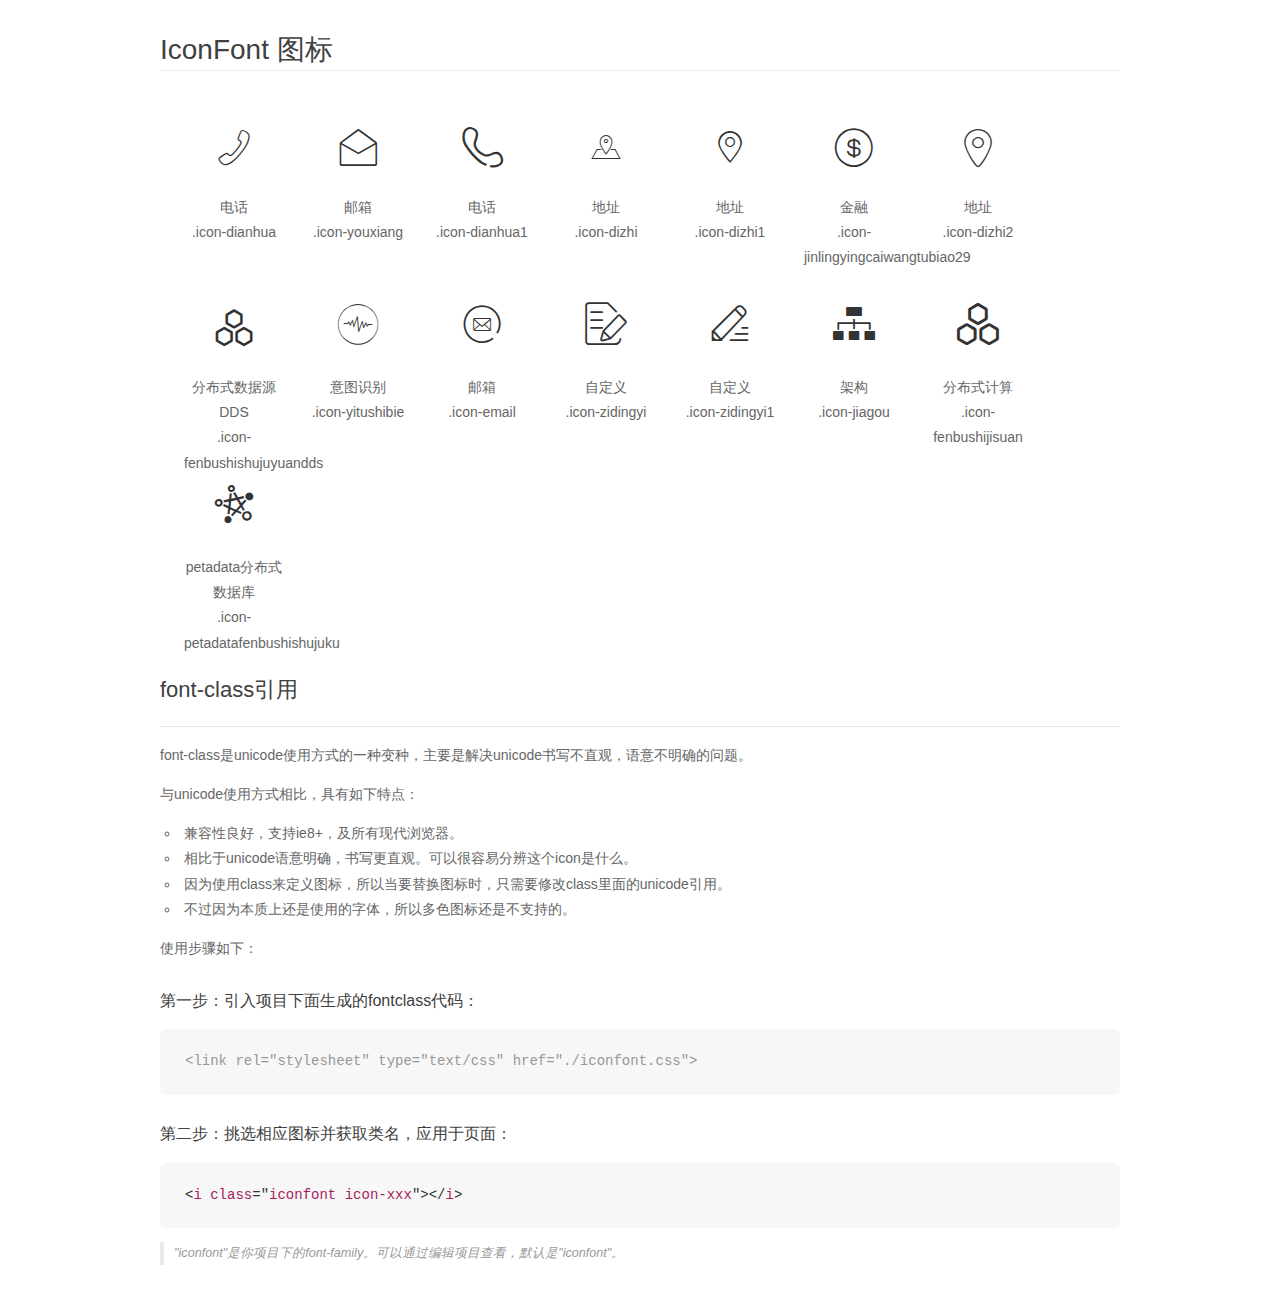
<file: fonts/font_1.1.1/demo_fontclass.html>
<!DOCTYPE html>
<html>
<head>
    <meta charset="utf-8"/>
    <title>IconFont</title>
    <link rel="stylesheet" href="demo.css">
    <link rel="stylesheet" href="iconfont.css">
</head>
<body>
    <div class="main markdown">
        <h1>IconFont 图标</h1>
        <ul class="icon_lists clear">
            
                <li>
                <i class="icon iconfont icon-dianhua"></i>
                    <div class="name">电话</div>
                    <div class="fontclass">.icon-dianhua</div>
                </li>
            
                <li>
                <i class="icon iconfont icon-youxiang"></i>
                    <div class="name">邮箱</div>
                    <div class="fontclass">.icon-youxiang</div>
                </li>
            
                <li>
                <i class="icon iconfont icon-dianhua1"></i>
                    <div class="name">电话</div>
                    <div class="fontclass">.icon-dianhua1</div>
                </li>
            
                <li>
                <i class="icon iconfont icon-dizhi"></i>
                    <div class="name">地址</div>
                    <div class="fontclass">.icon-dizhi</div>
                </li>
            
                <li>
                <i class="icon iconfont icon-dizhi1"></i>
                    <div class="name">地址</div>
                    <div class="fontclass">.icon-dizhi1</div>
                </li>
            
                <li>
                <i class="icon iconfont icon-jinlingyingcaiwangtubiao29"></i>
                    <div class="name">金融 </div>
                    <div class="fontclass">.icon-jinlingyingcaiwangtubiao29</div>
                </li>
            
                <li>
                <i class="icon iconfont icon-dizhi2"></i>
                    <div class="name">地址</div>
                    <div class="fontclass">.icon-dizhi2</div>
                </li>
            
                <li>
                <i class="icon iconfont icon-fenbushishujuyuandds"></i>
                    <div class="name">分布式数据源DDS</div>
                    <div class="fontclass">.icon-fenbushishujuyuandds</div>
                </li>
            
                <li>
                <i class="icon iconfont icon-yitushibie"></i>
                    <div class="name">意图识别</div>
                    <div class="fontclass">.icon-yitushibie</div>
                </li>
            
                <li>
                <i class="icon iconfont icon-email"></i>
                    <div class="name">邮箱</div>
                    <div class="fontclass">.icon-email</div>
                </li>
            
                <li>
                <i class="icon iconfont icon-zidingyi"></i>
                    <div class="name">自定义</div>
                    <div class="fontclass">.icon-zidingyi</div>
                </li>
            
                <li>
                <i class="icon iconfont icon-zidingyi1"></i>
                    <div class="name">自定义</div>
                    <div class="fontclass">.icon-zidingyi1</div>
                </li>
            
                <li>
                <i class="icon iconfont icon-jiagou"></i>
                    <div class="name">架构</div>
                    <div class="fontclass">.icon-jiagou</div>
                </li>
            
                <li>
                <i class="icon iconfont icon-fenbushijisuan"></i>
                    <div class="name">分布式计算</div>
                    <div class="fontclass">.icon-fenbushijisuan</div>
                </li>
            
                <li>
                <i class="icon iconfont icon-petadatafenbushishujuku"></i>
                    <div class="name">petadata分布式数据库 </div>
                    <div class="fontclass">.icon-petadatafenbushishujuku</div>
                </li>
            
        </ul>

        <h2 id="font-class-">font-class引用</h2>
        <hr>

        <p>font-class是unicode使用方式的一种变种，主要是解决unicode书写不直观，语意不明确的问题。</p>
        <p>与unicode使用方式相比，具有如下特点：</p>
        <ul>
        <li>兼容性良好，支持ie8+，及所有现代浏览器。</li>
        <li>相比于unicode语意明确，书写更直观。可以很容易分辨这个icon是什么。</li>
        <li>因为使用class来定义图标，所以当要替换图标时，只需要修改class里面的unicode引用。</li>
        <li>不过因为本质上还是使用的字体，所以多色图标还是不支持的。</li>
        </ul>
        <p>使用步骤如下：</p>
        <h3 id="-fontclass-">第一步：引入项目下面生成的fontclass代码：</h3>


        <pre><code class="lang-js hljs javascript"><span class="hljs-comment">&lt;link rel="stylesheet" type="text/css" href="./iconfont.css"&gt;</span></code></pre>
        <h3 id="-">第二步：挑选相应图标并获取类名，应用于页面：</h3>
        <pre><code class="lang-css hljs">&lt;<span class="hljs-selector-tag">i</span> <span class="hljs-selector-tag">class</span>="<span class="hljs-selector-tag">iconfont</span> <span class="hljs-selector-tag">icon-xxx</span>"&gt;&lt;/<span class="hljs-selector-tag">i</span>&gt;</code></pre>
        <blockquote>
        <p>"iconfont"是你项目下的font-family。可以通过编辑项目查看，默认是"iconfont"。</p>
        </blockquote>
    </div>
</body>
</html>
</file>
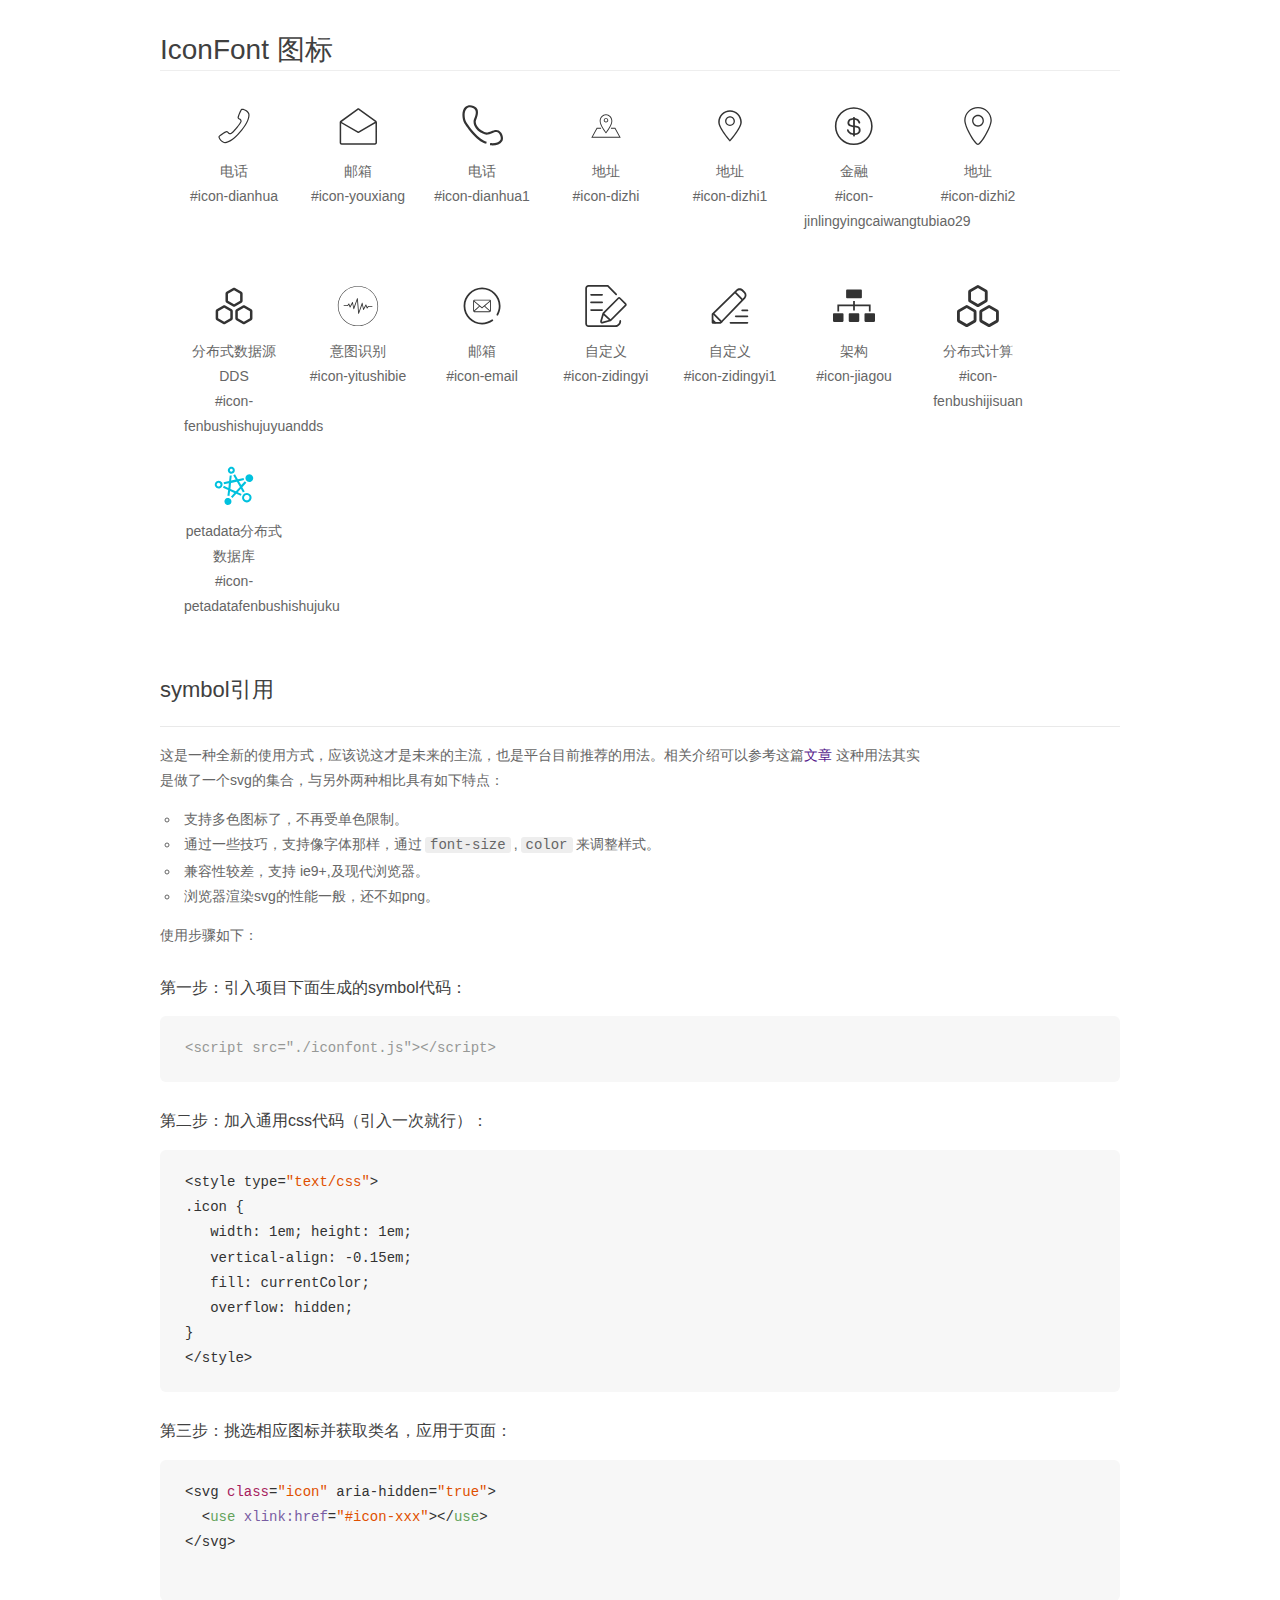
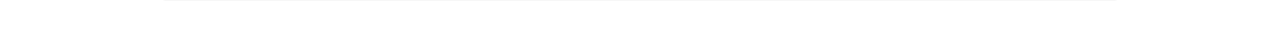
<file: fonts/font_1.1.1/demo_symbol.html>
<!DOCTYPE html>
<html>
<head>
    <meta charset="utf-8"/>
    <title>IconFont</title>
    <link rel="stylesheet" href="demo.css">
    <script src="iconfont.js"></script>

    <style type="text/css">
        .icon {
          /* 通过设置 font-size 来改变图标大小 */
          width: 1em; height: 1em;
          /* 图标和文字相邻时，垂直对齐 */
          vertical-align: -0.15em;
          /* 通过设置 color 来改变 SVG 的颜色/fill */
          fill: currentColor;
          /* path 和 stroke 溢出 viewBox 部分在 IE 下会显示
             normalize.css 中也包含这行 */
          overflow: hidden;
        }

    </style>
</head>
<body>
    <div class="main markdown">
        <h1>IconFont 图标</h1>
        <ul class="icon_lists clear">
            
                <li>
                    <svg class="icon" aria-hidden="true">
                        <use xlink:href="#icon-dianhua"></use>
                    </svg>
                    <div class="name">电话</div>
                    <div class="fontclass">#icon-dianhua</div>
                </li>
            
                <li>
                    <svg class="icon" aria-hidden="true">
                        <use xlink:href="#icon-youxiang"></use>
                    </svg>
                    <div class="name">邮箱</div>
                    <div class="fontclass">#icon-youxiang</div>
                </li>
            
                <li>
                    <svg class="icon" aria-hidden="true">
                        <use xlink:href="#icon-dianhua1"></use>
                    </svg>
                    <div class="name">电话</div>
                    <div class="fontclass">#icon-dianhua1</div>
                </li>
            
                <li>
                    <svg class="icon" aria-hidden="true">
                        <use xlink:href="#icon-dizhi"></use>
                    </svg>
                    <div class="name">地址</div>
                    <div class="fontclass">#icon-dizhi</div>
                </li>
            
                <li>
                    <svg class="icon" aria-hidden="true">
                        <use xlink:href="#icon-dizhi1"></use>
                    </svg>
                    <div class="name">地址</div>
                    <div class="fontclass">#icon-dizhi1</div>
                </li>
            
                <li>
                    <svg class="icon" aria-hidden="true">
                        <use xlink:href="#icon-jinlingyingcaiwangtubiao29"></use>
                    </svg>
                    <div class="name">金融 </div>
                    <div class="fontclass">#icon-jinlingyingcaiwangtubiao29</div>
                </li>
            
                <li>
                    <svg class="icon" aria-hidden="true">
                        <use xlink:href="#icon-dizhi2"></use>
                    </svg>
                    <div class="name">地址</div>
                    <div class="fontclass">#icon-dizhi2</div>
                </li>
            
                <li>
                    <svg class="icon" aria-hidden="true">
                        <use xlink:href="#icon-fenbushishujuyuandds"></use>
                    </svg>
                    <div class="name">分布式数据源DDS</div>
                    <div class="fontclass">#icon-fenbushishujuyuandds</div>
                </li>
            
                <li>
                    <svg class="icon" aria-hidden="true">
                        <use xlink:href="#icon-yitushibie"></use>
                    </svg>
                    <div class="name">意图识别</div>
                    <div class="fontclass">#icon-yitushibie</div>
                </li>
            
                <li>
                    <svg class="icon" aria-hidden="true">
                        <use xlink:href="#icon-email"></use>
                    </svg>
                    <div class="name">邮箱</div>
                    <div class="fontclass">#icon-email</div>
                </li>
            
                <li>
                    <svg class="icon" aria-hidden="true">
                        <use xlink:href="#icon-zidingyi"></use>
                    </svg>
                    <div class="name">自定义</div>
                    <div class="fontclass">#icon-zidingyi</div>
                </li>
            
                <li>
                    <svg class="icon" aria-hidden="true">
                        <use xlink:href="#icon-zidingyi1"></use>
                    </svg>
                    <div class="name">自定义</div>
                    <div class="fontclass">#icon-zidingyi1</div>
                </li>
            
                <li>
                    <svg class="icon" aria-hidden="true">
                        <use xlink:href="#icon-jiagou"></use>
                    </svg>
                    <div class="name">架构</div>
                    <div class="fontclass">#icon-jiagou</div>
                </li>
            
                <li>
                    <svg class="icon" aria-hidden="true">
                        <use xlink:href="#icon-fenbushijisuan"></use>
                    </svg>
                    <div class="name">分布式计算</div>
                    <div class="fontclass">#icon-fenbushijisuan</div>
                </li>
            
                <li>
                    <svg class="icon" aria-hidden="true">
                        <use xlink:href="#icon-petadatafenbushishujuku"></use>
                    </svg>
                    <div class="name">petadata分布式数据库 </div>
                    <div class="fontclass">#icon-petadatafenbushishujuku</div>
                </li>
            
        </ul>


        <h2 id="symbol-">symbol引用</h2>
        <hr>

        <p>这是一种全新的使用方式，应该说这才是未来的主流，也是平台目前推荐的用法。相关介绍可以参考这篇<a href="">文章</a>
        这种用法其实是做了一个svg的集合，与另外两种相比具有如下特点：</p>
        <ul>
          <li>支持多色图标了，不再受单色限制。</li>
          <li>通过一些技巧，支持像字体那样，通过<code>font-size</code>,<code>color</code>来调整样式。</li>
          <li>兼容性较差，支持 ie9+,及现代浏览器。</li>
          <li>浏览器渲染svg的性能一般，还不如png。</li>
        </ul>
        <p>使用步骤如下：</p>
        <h3 id="-symbol-">第一步：引入项目下面生成的symbol代码：</h3>
        <pre><code class="lang-js hljs javascript"><span class="hljs-comment">&lt;script src="./iconfont.js"&gt;&lt;/script&gt;</span></code></pre>
        <h3 id="-css-">第二步：加入通用css代码（引入一次就行）：</h3>
        <pre><code class="lang-js hljs javascript">&lt;style type=<span class="hljs-string">"text/css"</span>&gt;
.icon {
   width: <span class="hljs-number">1</span>em; height: <span class="hljs-number">1</span>em;
   vertical-align: <span class="hljs-number">-0.15</span>em;
   fill: currentColor;
   overflow: hidden;
}
&lt;<span class="hljs-regexp">/style&gt;</span></code></pre>
        <h3 id="-">第三步：挑选相应图标并获取类名，应用于页面：</h3>
        <pre><code class="lang-js hljs javascript">&lt;svg <span class="hljs-class"><span class="hljs-keyword">class</span></span>=<span class="hljs-string">"icon"</span> aria-hidden=<span class="hljs-string">"true"</span>&gt;<span class="xml"><span class="hljs-tag">
  &lt;<span class="hljs-name">use</span> <span class="hljs-attr">xlink:href</span>=<span class="hljs-string">"#icon-xxx"</span>&gt;</span><span class="hljs-tag">&lt;/<span class="hljs-name">use</span>&gt;</span>
</span>&lt;<span class="hljs-regexp">/svg&gt;
        </span></code></pre>
    </div>
</body>
</html>
</file>
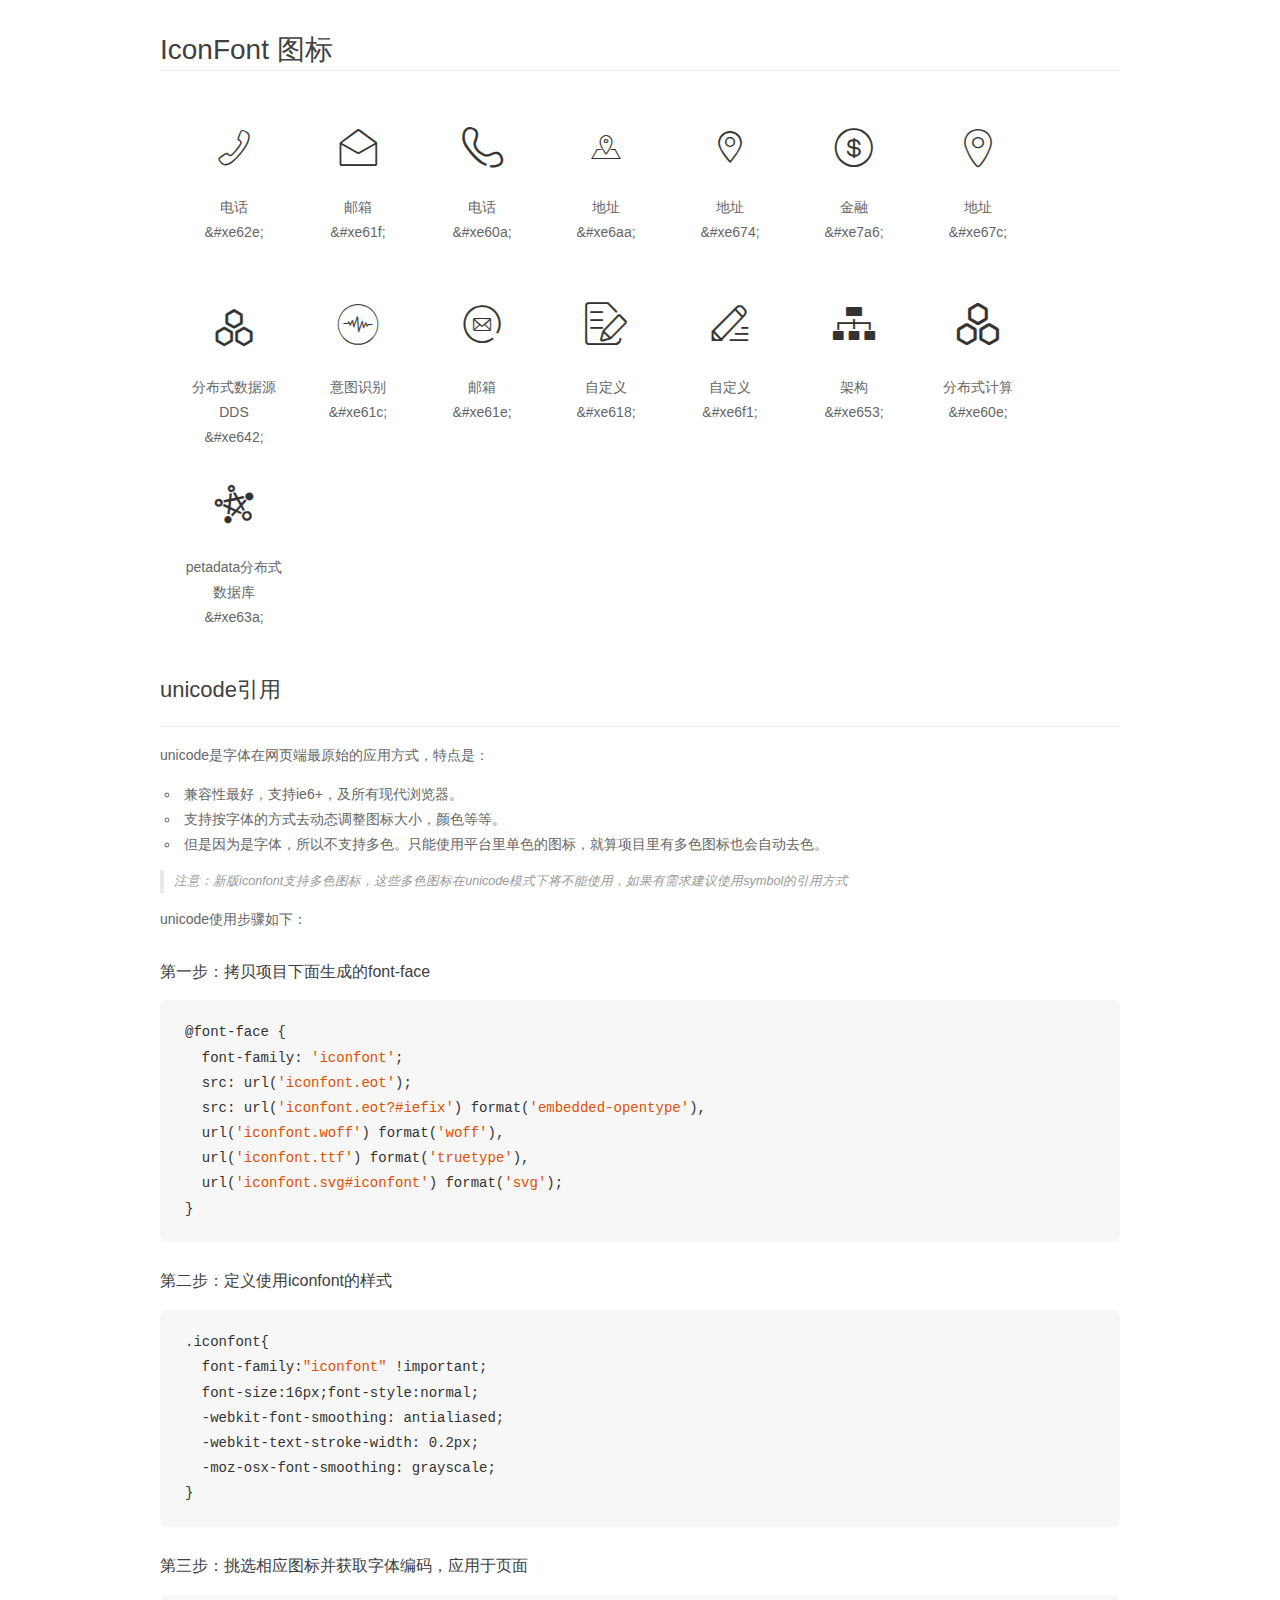
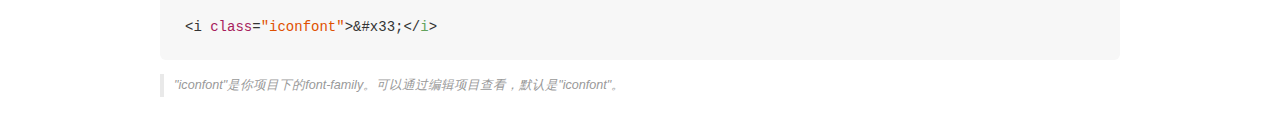
<file: fonts/font_1.1.1/demo_unicode.html>
<!DOCTYPE html>
<html>
<head>
    <meta charset="utf-8"/>
    <title>IconFont</title>
    <link rel="stylesheet" href="demo.css">

    <style type="text/css">

        @font-face {font-family: "iconfont";
          src: url('iconfont.eot'); /* IE9*/
          src: url('iconfont.eot#iefix') format('embedded-opentype'), /* IE6-IE8 */
          url('iconfont.woff') format('woff'), /* chrome, firefox */
          url('iconfont.ttf') format('truetype'), /* chrome, firefox, opera, Safari, Android, iOS 4.2+*/
          url('iconfont.svg#iconfont') format('svg'); /* iOS 4.1- */
        }

        .iconfont {
          font-family:"iconfont" !important;
          font-size:16px;
          font-style:normal;
          -webkit-font-smoothing: antialiased;
          -webkit-text-stroke-width: 0.2px;
          -moz-osx-font-smoothing: grayscale;
        }

    </style>
</head>
<body>
    <div class="main markdown">
        <h1>IconFont 图标</h1>
        <ul class="icon_lists clear">
            
                <li>
                <i class="icon iconfont">&#xe62e;</i>
                    <div class="name">电话</div>
                    <div class="code">&amp;#xe62e;</div>
                </li>
            
                <li>
                <i class="icon iconfont">&#xe61f;</i>
                    <div class="name">邮箱</div>
                    <div class="code">&amp;#xe61f;</div>
                </li>
            
                <li>
                <i class="icon iconfont">&#xe60a;</i>
                    <div class="name">电话</div>
                    <div class="code">&amp;#xe60a;</div>
                </li>
            
                <li>
                <i class="icon iconfont">&#xe6aa;</i>
                    <div class="name">地址</div>
                    <div class="code">&amp;#xe6aa;</div>
                </li>
            
                <li>
                <i class="icon iconfont">&#xe674;</i>
                    <div class="name">地址</div>
                    <div class="code">&amp;#xe674;</div>
                </li>
            
                <li>
                <i class="icon iconfont">&#xe7a6;</i>
                    <div class="name">金融 </div>
                    <div class="code">&amp;#xe7a6;</div>
                </li>
            
                <li>
                <i class="icon iconfont">&#xe67c;</i>
                    <div class="name">地址</div>
                    <div class="code">&amp;#xe67c;</div>
                </li>
            
                <li>
                <i class="icon iconfont">&#xe642;</i>
                    <div class="name">分布式数据源DDS</div>
                    <div class="code">&amp;#xe642;</div>
                </li>
            
                <li>
                <i class="icon iconfont">&#xe61c;</i>
                    <div class="name">意图识别</div>
                    <div class="code">&amp;#xe61c;</div>
                </li>
            
                <li>
                <i class="icon iconfont">&#xe61e;</i>
                    <div class="name">邮箱</div>
                    <div class="code">&amp;#xe61e;</div>
                </li>
            
                <li>
                <i class="icon iconfont">&#xe618;</i>
                    <div class="name">自定义</div>
                    <div class="code">&amp;#xe618;</div>
                </li>
            
                <li>
                <i class="icon iconfont">&#xe6f1;</i>
                    <div class="name">自定义</div>
                    <div class="code">&amp;#xe6f1;</div>
                </li>
            
                <li>
                <i class="icon iconfont">&#xe653;</i>
                    <div class="name">架构</div>
                    <div class="code">&amp;#xe653;</div>
                </li>
            
                <li>
                <i class="icon iconfont">&#xe60e;</i>
                    <div class="name">分布式计算</div>
                    <div class="code">&amp;#xe60e;</div>
                </li>
            
                <li>
                <i class="icon iconfont">&#xe63a;</i>
                    <div class="name">petadata分布式数据库 </div>
                    <div class="code">&amp;#xe63a;</div>
                </li>
            
        </ul>
        <h2 id="unicode-">unicode引用</h2>
        <hr>

        <p>unicode是字体在网页端最原始的应用方式，特点是：</p>
        <ul>
        <li>兼容性最好，支持ie6+，及所有现代浏览器。</li>
        <li>支持按字体的方式去动态调整图标大小，颜色等等。</li>
        <li>但是因为是字体，所以不支持多色。只能使用平台里单色的图标，就算项目里有多色图标也会自动去色。</li>
        </ul>
        <blockquote>
        <p>注意：新版iconfont支持多色图标，这些多色图标在unicode模式下将不能使用，如果有需求建议使用symbol的引用方式</p>
        </blockquote>
        <p>unicode使用步骤如下：</p>
        <h3 id="-font-face">第一步：拷贝项目下面生成的font-face</h3>
        <pre><code class="lang-js hljs javascript">@font-face {
  font-family: <span class="hljs-string">'iconfont'</span>;
  src: url(<span class="hljs-string">'iconfont.eot'</span>);
  src: url(<span class="hljs-string">'iconfont.eot?#iefix'</span>) format(<span class="hljs-string">'embedded-opentype'</span>),
  url(<span class="hljs-string">'iconfont.woff'</span>) format(<span class="hljs-string">'woff'</span>),
  url(<span class="hljs-string">'iconfont.ttf'</span>) format(<span class="hljs-string">'truetype'</span>),
  url(<span class="hljs-string">'iconfont.svg#iconfont'</span>) format(<span class="hljs-string">'svg'</span>);
}
</code></pre>
        <h3 id="-iconfont-">第二步：定义使用iconfont的样式</h3>
        <pre><code class="lang-js hljs javascript">.iconfont{
  font-family:<span class="hljs-string">"iconfont"</span> !important;
  font-size:<span class="hljs-number">16</span>px;font-style:normal;
  -webkit-font-smoothing: antialiased;
  -webkit-text-stroke-width: <span class="hljs-number">0.2</span>px;
  -moz-osx-font-smoothing: grayscale;
}
</code></pre>
        <h3 id="-">第三步：挑选相应图标并获取字体编码，应用于页面</h3>
        <pre><code class="lang-js hljs javascript">&lt;i <span class="hljs-class"><span class="hljs-keyword">class</span></span>=<span class="hljs-string">"iconfont"</span>&gt;&amp;#x33;<span class="xml"><span class="hljs-tag">&lt;/<span class="hljs-name">i</span>&gt;</span></span></code></pre>

        <blockquote>
        <p>"iconfont"是你项目下的font-family。可以通过编辑项目查看，默认是"iconfont"。</p>
        </blockquote>
    </div>


</body>
</html>
</file>
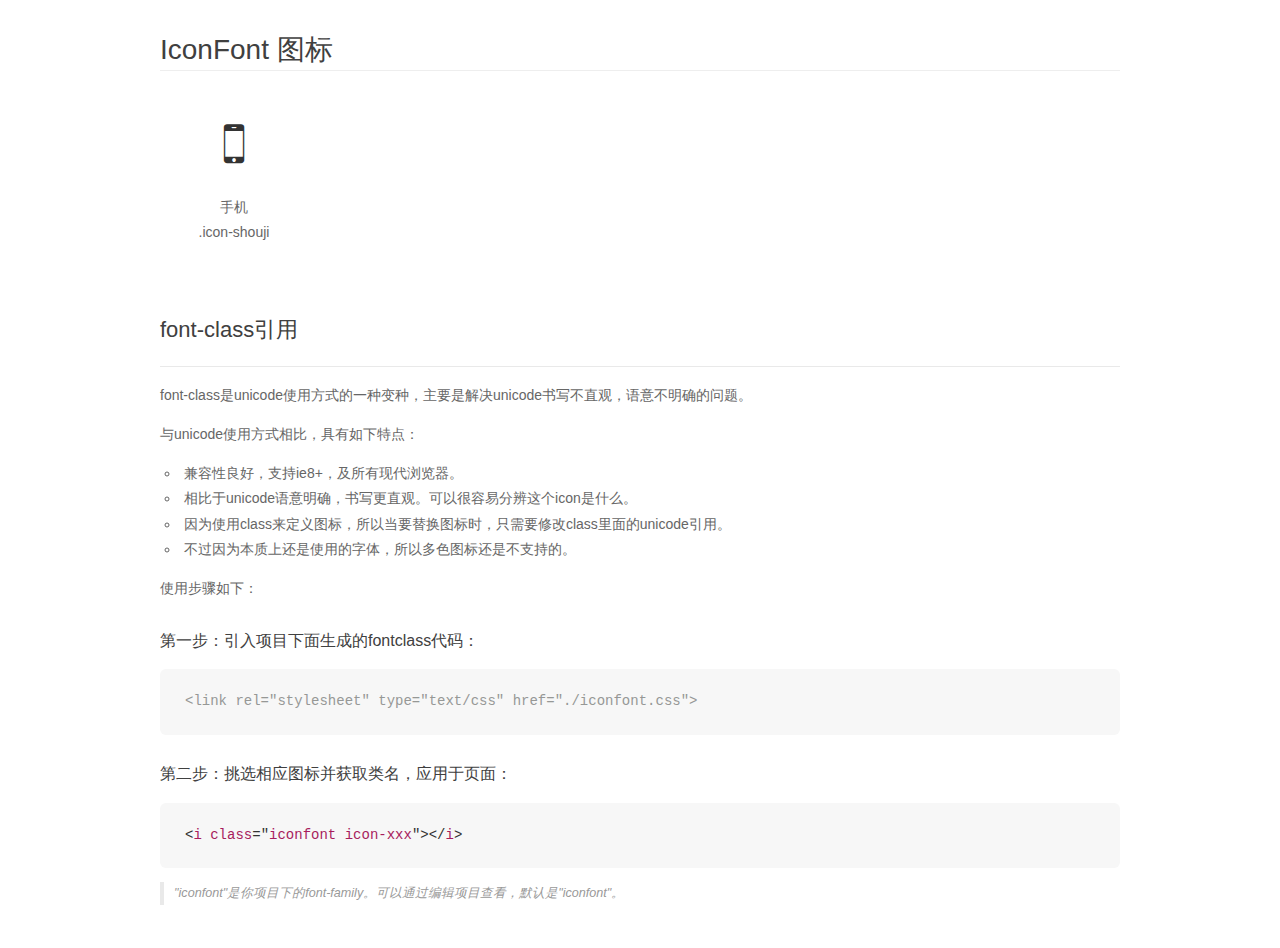
<file: fonts/font_1.1.2/demo_fontclass.html>
<!DOCTYPE html>
<html>
<head>
    <meta charset="utf-8"/>
    <title>IconFont</title>
    <link rel="stylesheet" href="demo.css">
    <link rel="stylesheet" href="iconfont.css">
</head>
<body>
    <div class="main markdown">
        <h1>IconFont 图标</h1>
        <ul class="icon_lists clear">
            
                <li>
                <i class="icon iconfont icon-shouji"></i>
                    <div class="name">手机</div>
                    <div class="fontclass">.icon-shouji</div>
                </li>
            
        </ul>

        <h2 id="font-class-">font-class引用</h2>
        <hr>

        <p>font-class是unicode使用方式的一种变种，主要是解决unicode书写不直观，语意不明确的问题。</p>
        <p>与unicode使用方式相比，具有如下特点：</p>
        <ul>
        <li>兼容性良好，支持ie8+，及所有现代浏览器。</li>
        <li>相比于unicode语意明确，书写更直观。可以很容易分辨这个icon是什么。</li>
        <li>因为使用class来定义图标，所以当要替换图标时，只需要修改class里面的unicode引用。</li>
        <li>不过因为本质上还是使用的字体，所以多色图标还是不支持的。</li>
        </ul>
        <p>使用步骤如下：</p>
        <h3 id="-fontclass-">第一步：引入项目下面生成的fontclass代码：</h3>


        <pre><code class="lang-js hljs javascript"><span class="hljs-comment">&lt;link rel="stylesheet" type="text/css" href="./iconfont.css"&gt;</span></code></pre>
        <h3 id="-">第二步：挑选相应图标并获取类名，应用于页面：</h3>
        <pre><code class="lang-css hljs">&lt;<span class="hljs-selector-tag">i</span> <span class="hljs-selector-tag">class</span>="<span class="hljs-selector-tag">iconfont</span> <span class="hljs-selector-tag">icon-xxx</span>"&gt;&lt;/<span class="hljs-selector-tag">i</span>&gt;</code></pre>
        <blockquote>
        <p>"iconfont"是你项目下的font-family。可以通过编辑项目查看，默认是"iconfont"。</p>
        </blockquote>
    </div>
</body>
</html>
</file>
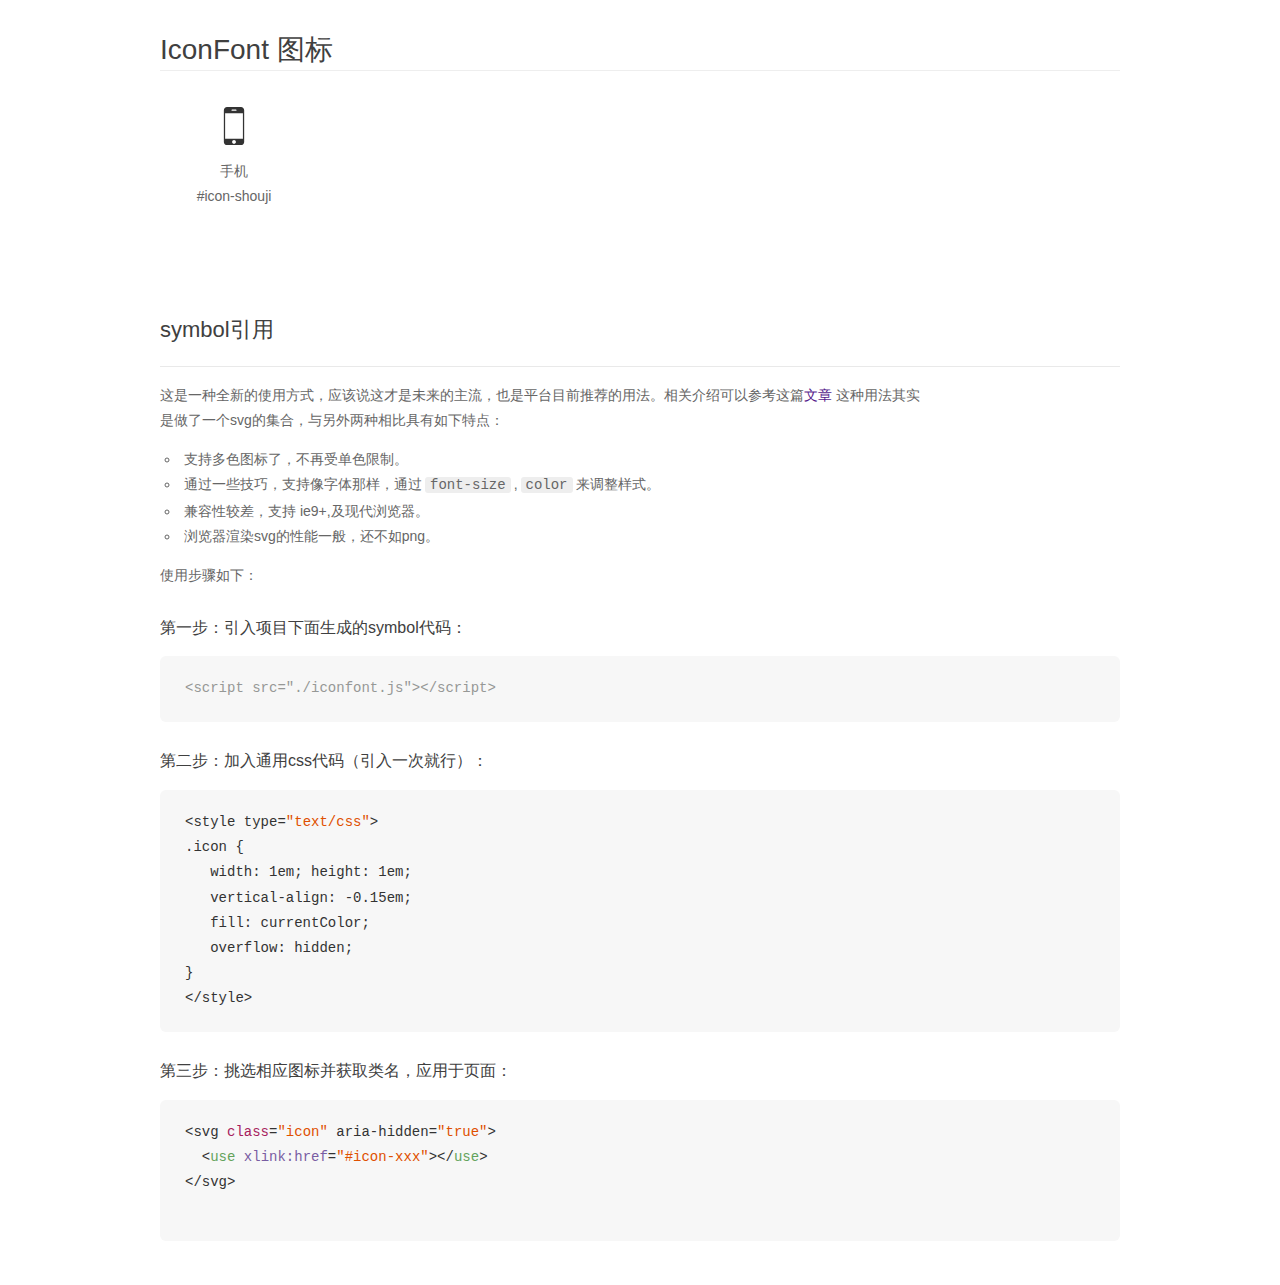
<file: fonts/font_1.1.2/demo_symbol.html>
<!DOCTYPE html>
<html>
<head>
    <meta charset="utf-8"/>
    <title>IconFont</title>
    <link rel="stylesheet" href="demo.css">
    <script src="iconfont.js"></script>

    <style type="text/css">
        .icon {
          /* 通过设置 font-size 来改变图标大小 */
          width: 1em; height: 1em;
          /* 图标和文字相邻时，垂直对齐 */
          vertical-align: -0.15em;
          /* 通过设置 color 来改变 SVG 的颜色/fill */
          fill: currentColor;
          /* path 和 stroke 溢出 viewBox 部分在 IE 下会显示
             normalize.css 中也包含这行 */
          overflow: hidden;
        }

    </style>
</head>
<body>
    <div class="main markdown">
        <h1>IconFont 图标</h1>
        <ul class="icon_lists clear">
            
                <li>
                    <svg class="icon" aria-hidden="true">
                        <use xlink:href="#icon-shouji"></use>
                    </svg>
                    <div class="name">手机</div>
                    <div class="fontclass">#icon-shouji</div>
                </li>
            
        </ul>


        <h2 id="symbol-">symbol引用</h2>
        <hr>

        <p>这是一种全新的使用方式，应该说这才是未来的主流，也是平台目前推荐的用法。相关介绍可以参考这篇<a href="">文章</a>
        这种用法其实是做了一个svg的集合，与另外两种相比具有如下特点：</p>
        <ul>
          <li>支持多色图标了，不再受单色限制。</li>
          <li>通过一些技巧，支持像字体那样，通过<code>font-size</code>,<code>color</code>来调整样式。</li>
          <li>兼容性较差，支持 ie9+,及现代浏览器。</li>
          <li>浏览器渲染svg的性能一般，还不如png。</li>
        </ul>
        <p>使用步骤如下：</p>
        <h3 id="-symbol-">第一步：引入项目下面生成的symbol代码：</h3>
        <pre><code class="lang-js hljs javascript"><span class="hljs-comment">&lt;script src="./iconfont.js"&gt;&lt;/script&gt;</span></code></pre>
        <h3 id="-css-">第二步：加入通用css代码（引入一次就行）：</h3>
        <pre><code class="lang-js hljs javascript">&lt;style type=<span class="hljs-string">"text/css"</span>&gt;
.icon {
   width: <span class="hljs-number">1</span>em; height: <span class="hljs-number">1</span>em;
   vertical-align: <span class="hljs-number">-0.15</span>em;
   fill: currentColor;
   overflow: hidden;
}
&lt;<span class="hljs-regexp">/style&gt;</span></code></pre>
        <h3 id="-">第三步：挑选相应图标并获取类名，应用于页面：</h3>
        <pre><code class="lang-js hljs javascript">&lt;svg <span class="hljs-class"><span class="hljs-keyword">class</span></span>=<span class="hljs-string">"icon"</span> aria-hidden=<span class="hljs-string">"true"</span>&gt;<span class="xml"><span class="hljs-tag">
  &lt;<span class="hljs-name">use</span> <span class="hljs-attr">xlink:href</span>=<span class="hljs-string">"#icon-xxx"</span>&gt;</span><span class="hljs-tag">&lt;/<span class="hljs-name">use</span>&gt;</span>
</span>&lt;<span class="hljs-regexp">/svg&gt;
        </span></code></pre>
    </div>
</body>
</html>
</file>
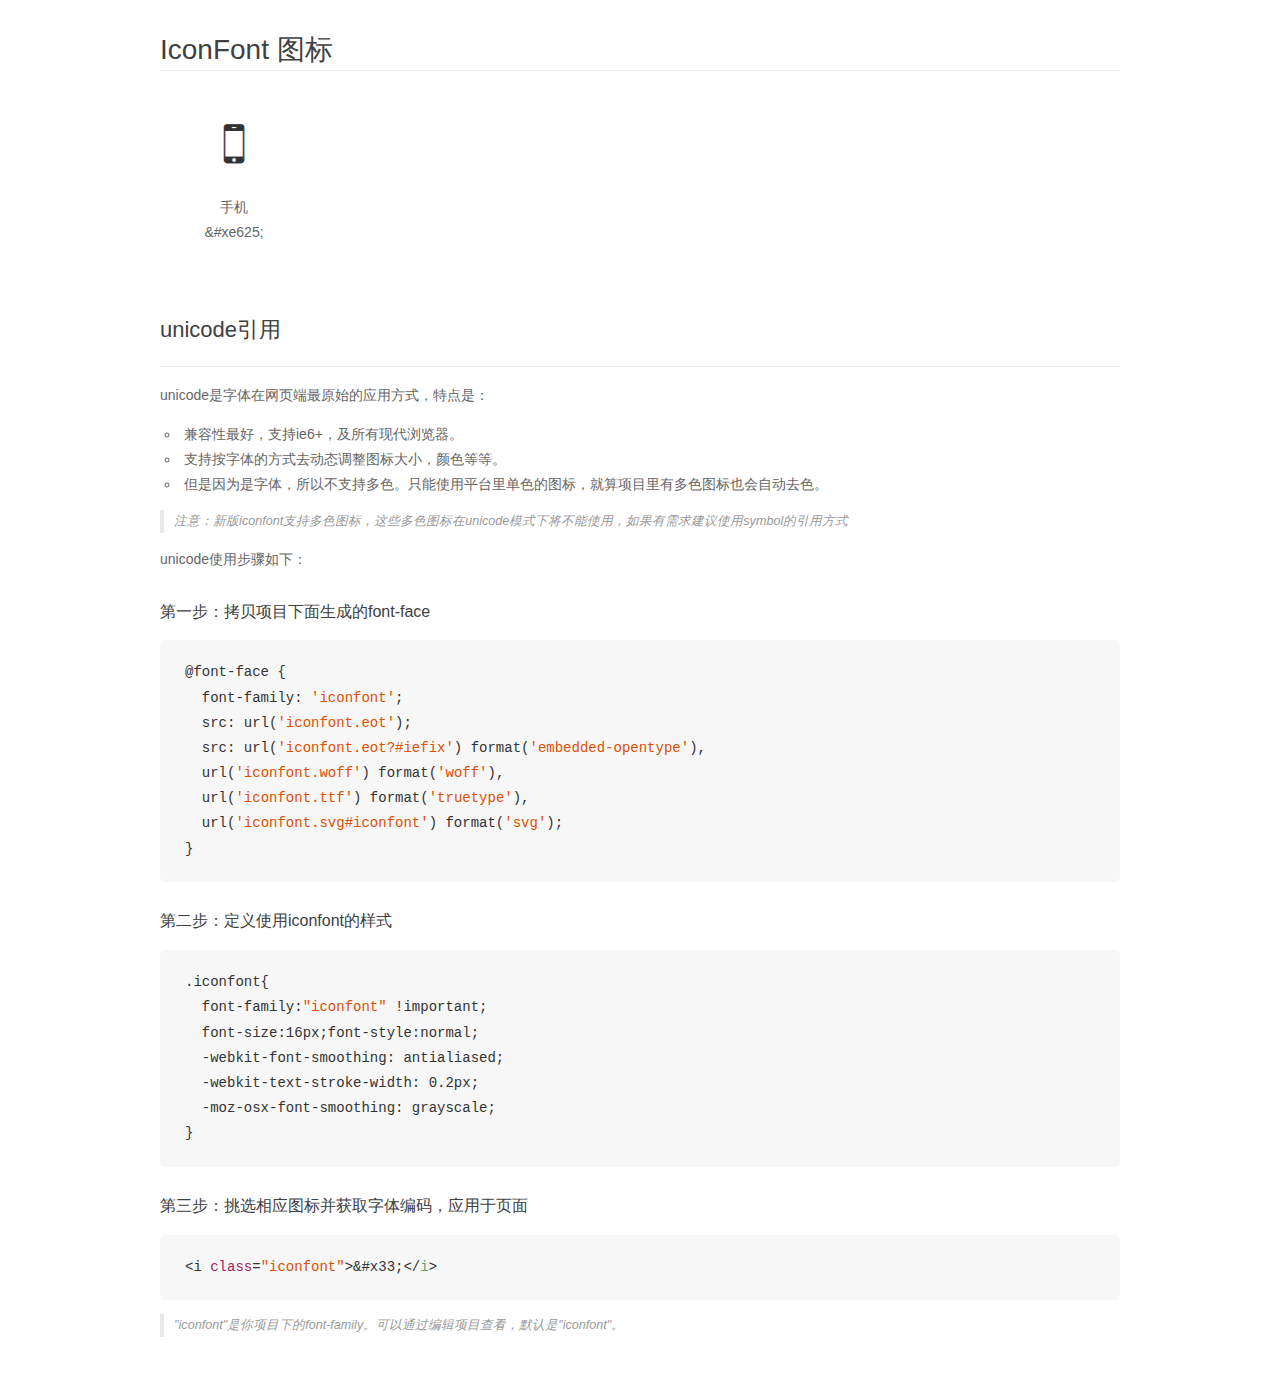
<file: fonts/font_1.1.2/demo_unicode.html>
<!DOCTYPE html>
<html>
<head>
    <meta charset="utf-8"/>
    <title>IconFont</title>
    <link rel="stylesheet" href="demo.css">

    <style type="text/css">

        @font-face {font-family: "iconfont";
          src: url('iconfont.eot'); /* IE9*/
          src: url('iconfont.eot#iefix') format('embedded-opentype'), /* IE6-IE8 */
          url('iconfont.woff') format('woff'), /* chrome, firefox */
          url('iconfont.ttf') format('truetype'), /* chrome, firefox, opera, Safari, Android, iOS 4.2+*/
          url('iconfont.svg#iconfont') format('svg'); /* iOS 4.1- */
        }

        .iconfont {
          font-family:"iconfont" !important;
          font-size:16px;
          font-style:normal;
          -webkit-font-smoothing: antialiased;
          -webkit-text-stroke-width: 0.2px;
          -moz-osx-font-smoothing: grayscale;
        }

    </style>
</head>
<body>
    <div class="main markdown">
        <h1>IconFont 图标</h1>
        <ul class="icon_lists clear">
            
                <li>
                <i class="icon iconfont">&#xe625;</i>
                    <div class="name">手机</div>
                    <div class="code">&amp;#xe625;</div>
                </li>
            
        </ul>
        <h2 id="unicode-">unicode引用</h2>
        <hr>

        <p>unicode是字体在网页端最原始的应用方式，特点是：</p>
        <ul>
        <li>兼容性最好，支持ie6+，及所有现代浏览器。</li>
        <li>支持按字体的方式去动态调整图标大小，颜色等等。</li>
        <li>但是因为是字体，所以不支持多色。只能使用平台里单色的图标，就算项目里有多色图标也会自动去色。</li>
        </ul>
        <blockquote>
        <p>注意：新版iconfont支持多色图标，这些多色图标在unicode模式下将不能使用，如果有需求建议使用symbol的引用方式</p>
        </blockquote>
        <p>unicode使用步骤如下：</p>
        <h3 id="-font-face">第一步：拷贝项目下面生成的font-face</h3>
        <pre><code class="lang-js hljs javascript">@font-face {
  font-family: <span class="hljs-string">'iconfont'</span>;
  src: url(<span class="hljs-string">'iconfont.eot'</span>);
  src: url(<span class="hljs-string">'iconfont.eot?#iefix'</span>) format(<span class="hljs-string">'embedded-opentype'</span>),
  url(<span class="hljs-string">'iconfont.woff'</span>) format(<span class="hljs-string">'woff'</span>),
  url(<span class="hljs-string">'iconfont.ttf'</span>) format(<span class="hljs-string">'truetype'</span>),
  url(<span class="hljs-string">'iconfont.svg#iconfont'</span>) format(<span class="hljs-string">'svg'</span>);
}
</code></pre>
        <h3 id="-iconfont-">第二步：定义使用iconfont的样式</h3>
        <pre><code class="lang-js hljs javascript">.iconfont{
  font-family:<span class="hljs-string">"iconfont"</span> !important;
  font-size:<span class="hljs-number">16</span>px;font-style:normal;
  -webkit-font-smoothing: antialiased;
  -webkit-text-stroke-width: <span class="hljs-number">0.2</span>px;
  -moz-osx-font-smoothing: grayscale;
}
</code></pre>
        <h3 id="-">第三步：挑选相应图标并获取字体编码，应用于页面</h3>
        <pre><code class="lang-js hljs javascript">&lt;i <span class="hljs-class"><span class="hljs-keyword">class</span></span>=<span class="hljs-string">"iconfont"</span>&gt;&amp;#x33;<span class="xml"><span class="hljs-tag">&lt;/<span class="hljs-name">i</span>&gt;</span></span></code></pre>

        <blockquote>
        <p>"iconfont"是你项目下的font-family。可以通过编辑项目查看，默认是"iconfont"。</p>
        </blockquote>
    </div>


</body>
</html>
</file>
<file: fonts/font_1.1.1/iconfont.css>
@font-face {font-family: "iconfont";
  src: url('iconfont.eot?t=1493520343465'); /* IE9*/
  src: url('iconfont.eot?t=1493520343465#iefix') format('embedded-opentype'), /* IE6-IE8 */
  url('iconfont.woff?t=1493520343465') format('woff'), /* chrome, firefox */
  url('iconfont.ttf?t=1493520343465') format('truetype'), /* chrome, firefox, opera, Safari, Android, iOS 4.2+*/
  url('iconfont.svg?t=1493520343465#iconfont') format('svg'); /* iOS 4.1- */
}

.iconfont {
  font-family:"iconfont" !important;
  font-size:16px;
  font-style:normal;
  -webkit-font-smoothing: antialiased;
  -moz-osx-font-smoothing: grayscale;
}

.icon-dianhua:before { content: "\e62e"; }

.icon-youxiang:before { content: "\e61f"; }

.icon-dianhua1:before { content: "\e60a"; }

.icon-dizhi:before { content: "\e6aa"; }

.icon-dizhi1:before { content: "\e674"; }

.icon-jinlingyingcaiwangtubiao29:before { content: "\e7a6"; }

.icon-dizhi2:before { content: "\e67c"; }

.icon-fenbushishujuyuandds:before { content: "\e642"; }

.icon-yitushibie:before { content: "\e61c"; }

.icon-email:before { content: "\e61e"; }

.icon-zidingyi:before { content: "\e618"; }

.icon-zidingyi1:before { content: "\e6f1"; }

.icon-jiagou:before { content: "\e653"; }

.icon-fenbushijisuan:before { content: "\e60e"; }

.icon-petadatafenbushishujuku:before { content: "\e63a"; }
</file>
<file: fonts/font_1.1.2/iconfont.css>
@font-face {font-family: "iconfont";
  src: url('iconfont.eot?t=1494410565764'); /* IE9*/
  src: url('iconfont.eot?t=1494410565764#iefix') format('embedded-opentype'), /* IE6-IE8 */
  url('iconfont.woff?t=1494410565764') format('woff'), /* chrome, firefox */
  url('iconfont.ttf?t=1494410565764') format('truetype'), /* chrome, firefox, opera, Safari, Android, iOS 4.2+*/
  url('iconfont.svg?t=1494410565764#iconfont') format('svg'); /* iOS 4.1- */
}

.iconfont {
  font-family:"iconfont" !important;
  font-size:16px;
  font-style:normal;
  -webkit-font-smoothing: antialiased;
  -moz-osx-font-smoothing: grayscale;
}

.icon-shouji:before { content: "\e625"; }
</file>
<file: fonts/font_1.1.1/demo.css>
*{margin: 0;padding: 0;list-style: none;}
/*
KISSY CSS Reset
理念：1. reset 的目的不是清除浏览器的默认样式，这仅是部分工作。清除和重置是紧密不可分的。
2. reset 的目的不是让默认样式在所有浏览器下一致，而是减少默认样式有可能带来的问题。
3. reset 期望提供一套普适通用的基础样式。但没有银弹，推荐根据具体需求，裁剪和修改后再使用。
特色：1. 适应中文；2. 基于最新主流浏览器。
维护：玉伯<lifesinger@gmail.com>, 正淳<ragecarrier@gmail.com>
 */

/** 清除内外边距 **/
body, h1, h2, h3, h4, h5, h6, hr, p, blockquote, /* structural elements 结构元素 */
dl, dt, dd, ul, ol, li, /* list elements 列表元素 */
pre, /* text formatting elements 文本格式元素 */
form, fieldset, legend, button, input, textarea, /* form elements 表单元素 */
th, td /* table elements 表格元素 */ {
  margin: 0;
  padding: 0;
}

/** 设置默认字体 **/
body,
button, input, select, textarea /* for ie */ {
  font: 12px/1.5 tahoma, arial, \5b8b\4f53, sans-serif;
}
h1, h2, h3, h4, h5, h6 { font-size: 100%; }
address, cite, dfn, em, var { font-style: normal; } /* 将斜体扶正 */
code, kbd, pre, samp { font-family: courier new, courier, monospace; } /* 统一等宽字体 */
small { font-size: 12px; } /* 小于 12px 的中文很难阅读，让 small 正常化 */

/** 重置列表元素 **/
ul, ol { list-style: none; }

/** 重置文本格式元素 **/
a { text-decoration: none; }
a:hover { text-decoration: underline; }


/** 重置表单元素 **/
legend { color: #000; } /* for ie6 */
fieldset, img { border: 0; } /* img 搭车：让链接里的 img 无边框 */
button, input, select, textarea { font-size: 100%; } /* 使得表单元素在 ie 下能继承字体大小 */
/* 注：optgroup 无法扶正 */

/** 重置表格元素 **/
table { border-collapse: collapse; border-spacing: 0; }

/* 清除浮动 */
.ks-clear:after, .clear:after {
  content: '\20';
  display: block;
  height: 0;
  clear: both;
}
.ks-clear, .clear {
  *zoom: 1;
}

.main {
  padding: 30px 100px;
width: 960px;
margin: 0 auto;
}
.main h1{font-size:36px; color:#333; text-align:left;margin-bottom:30px; border-bottom: 1px solid #eee;}

.helps{margin-top:40px;}
.helps pre{
  padding:20px;
  margin:10px 0;
  border:solid 1px #e7e1cd;
  background-color: #fffdef;
  overflow: auto;
}

.icon_lists{
  width: 100% !important;

}

.icon_lists li{
  float:left;
  width: 100px;
  height:180px;
  text-align: center;
  list-style: none !important;
}
.icon_lists .icon{
  font-size: 42px;
  line-height: 100px;
  margin: 10px 0;
  color:#333;
  -webkit-transition: font-size 0.25s ease-out 0s;
  -moz-transition: font-size 0.25s ease-out 0s;
  transition: font-size 0.25s ease-out 0s;

}
.icon_lists .icon:hover{
  font-size: 100px;
}



.markdown {
  color: #666;
  font-size: 14px;
  line-height: 1.8;
}

.highlight {
  line-height: 1.5;
}

.markdown img {
  vertical-align: middle;
  max-width: 100%;
}

.markdown h1 {
  color: #404040;
  font-weight: 500;
  line-height: 40px;
  margin-bottom: 24px;
}

.markdown h2,
.markdown h3,
.markdown h4,
.markdown h5,
.markdown h6 {
  color: #404040;
  margin: 1.6em 0 0.6em 0;
  font-weight: 500;
  clear: both;
}

.markdown h1 {
  font-size: 28px;
}

.markdown h2 {
  font-size: 22px;
}

.markdown h3 {
  font-size: 16px;
}

.markdown h4 {
  font-size: 14px;
}

.markdown h5 {
  font-size: 12px;
}

.markdown h6 {
  font-size: 12px;
}

.markdown hr {
  height: 1px;
  border: 0;
  background: #e9e9e9;
  margin: 16px 0;
  clear: both;
}

.markdown p,
.markdown pre {
  margin: 1em 0;
}

.markdown > p,
.markdown > blockquote,
.markdown > .highlight,
.markdown > ol,
.markdown > ul {
  width: 80%;
}

.markdown ul > li {
  list-style: circle;
}

.markdown > ul li,
.markdown blockquote ul > li {
  margin-left: 20px;
  padding-left: 4px;
}

.markdown > ul li p,
.markdown > ol li p {
  margin: 0.6em 0;
}

.markdown ol > li {
  list-style: decimal;
}

.markdown > ol li,
.markdown blockquote ol > li {
  margin-left: 20px;
  padding-left: 4px;
}

.markdown code {
  margin: 0 3px;
  padding: 0 5px;
  background: #eee;
  border-radius: 3px;
}

.markdown pre {
  border-radius: 6px;
  background: #f7f7f7;
  padding: 20px;
}

.markdown pre code {
  border: none;
  background: #f7f7f7;
  margin: 0;
}

.markdown strong,
.markdown b {
  font-weight: 600;
}

.markdown > table {
  border-collapse: collapse;
  border-spacing: 0px;
  empty-cells: show;
  border: 1px solid #e9e9e9;
  width: 95%;
  margin-bottom: 24px;
}

.markdown > table th {
  white-space: nowrap;
  color: #333;
  font-weight: 600;

}

.markdown > table th,
.markdown > table td {
  border: 1px solid #e9e9e9;
  padding: 8px 16px;
  text-align: left;
}

.markdown > table th {
  background: #F7F7F7;
}

.markdown blockquote {
  font-size: 90%;
  color: #999;
  border-left: 4px solid #e9e9e9;
  padding-left: 0.8em;
  margin: 1em 0;
  font-style: italic;
}

.markdown blockquote p {
  margin: 0;
}

.markdown .anchor {
  opacity: 0;
  transition: opacity 0.3s ease;
  margin-left: 8px;
}

.markdown .waiting {
  color: #ccc;
}

.markdown h1:hover .anchor,
.markdown h2:hover .anchor,
.markdown h3:hover .anchor,
.markdown h4:hover .anchor,
.markdown h5:hover .anchor,
.markdown h6:hover .anchor {
  opacity: 1;
  display: inline-block;
}

.markdown > br,
.markdown > p > br {
  clear: both;
}


.hljs {
  display: block;
  background: white;
  padding: 0.5em;
  color: #333333;
  overflow-x: auto;
}

.hljs-comment,
.hljs-meta {
  color: #969896;
}

.hljs-string,
.hljs-variable,
.hljs-template-variable,
.hljs-strong,
.hljs-emphasis,
.hljs-quote {
  color: #df5000;
}

.hljs-keyword,
.hljs-selector-tag,
.hljs-type {
  color: #a71d5d;
}

.hljs-literal,
.hljs-symbol,
.hljs-bullet,
.hljs-attribute {
  color: #0086b3;
}

.hljs-section,
.hljs-name {
  color: #63a35c;
}

.hljs-tag {
  color: #333333;
}

.hljs-title,
.hljs-attr,
.hljs-selector-id,
.hljs-selector-class,
.hljs-selector-attr,
.hljs-selector-pseudo {
  color: #795da3;
}

.hljs-addition {
  color: #55a532;
  background-color: #eaffea;
}

.hljs-deletion {
  color: #bd2c00;
  background-color: #ffecec;
}

.hljs-link {
  text-decoration: underline;
}

pre{
  background: #fff;
}
</file>
<file: fonts/font_1.1.2/demo.css>
*{margin: 0;padding: 0;list-style: none;}
/*
KISSY CSS Reset
理念：1. reset 的目的不是清除浏览器的默认样式，这仅是部分工作。清除和重置是紧密不可分的。
2. reset 的目的不是让默认样式在所有浏览器下一致，而是减少默认样式有可能带来的问题。
3. reset 期望提供一套普适通用的基础样式。但没有银弹，推荐根据具体需求，裁剪和修改后再使用。
特色：1. 适应中文；2. 基于最新主流浏览器。
维护：玉伯<lifesinger@gmail.com>, 正淳<ragecarrier@gmail.com>
 */

/** 清除内外边距 **/
body, h1, h2, h3, h4, h5, h6, hr, p, blockquote, /* structural elements 结构元素 */
dl, dt, dd, ul, ol, li, /* list elements 列表元素 */
pre, /* text formatting elements 文本格式元素 */
form, fieldset, legend, button, input, textarea, /* form elements 表单元素 */
th, td /* table elements 表格元素 */ {
  margin: 0;
  padding: 0;
}

/** 设置默认字体 **/
body,
button, input, select, textarea /* for ie */ {
  font: 12px/1.5 tahoma, arial, \5b8b\4f53, sans-serif;
}
h1, h2, h3, h4, h5, h6 { font-size: 100%; }
address, cite, dfn, em, var { font-style: normal; } /* 将斜体扶正 */
code, kbd, pre, samp { font-family: courier new, courier, monospace; } /* 统一等宽字体 */
small { font-size: 12px; } /* 小于 12px 的中文很难阅读，让 small 正常化 */

/** 重置列表元素 **/
ul, ol { list-style: none; }

/** 重置文本格式元素 **/
a { text-decoration: none; }
a:hover { text-decoration: underline; }


/** 重置表单元素 **/
legend { color: #000; } /* for ie6 */
fieldset, img { border: 0; } /* img 搭车：让链接里的 img 无边框 */
button, input, select, textarea { font-size: 100%; } /* 使得表单元素在 ie 下能继承字体大小 */
/* 注：optgroup 无法扶正 */

/** 重置表格元素 **/
table { border-collapse: collapse; border-spacing: 0; }

/* 清除浮动 */
.ks-clear:after, .clear:after {
  content: '\20';
  display: block;
  height: 0;
  clear: both;
}
.ks-clear, .clear {
  *zoom: 1;
}

.main {
  padding: 30px 100px;
width: 960px;
margin: 0 auto;
}
.main h1{font-size:36px; color:#333; text-align:left;margin-bottom:30px; border-bottom: 1px solid #eee;}

.helps{margin-top:40px;}
.helps pre{
  padding:20px;
  margin:10px 0;
  border:solid 1px #e7e1cd;
  background-color: #fffdef;
  overflow: auto;
}

.icon_lists{
  width: 100% !important;

}

.icon_lists li{
  float:left;
  width: 100px;
  height:180px;
  text-align: center;
  list-style: none !important;
}
.icon_lists .icon{
  font-size: 42px;
  line-height: 100px;
  margin: 10px 0;
  color:#333;
  -webkit-transition: font-size 0.25s ease-out 0s;
  -moz-transition: font-size 0.25s ease-out 0s;
  transition: font-size 0.25s ease-out 0s;

}
.icon_lists .icon:hover{
  font-size: 100px;
}



.markdown {
  color: #666;
  font-size: 14px;
  line-height: 1.8;
}

.highlight {
  line-height: 1.5;
}

.markdown img {
  vertical-align: middle;
  max-width: 100%;
}

.markdown h1 {
  color: #404040;
  font-weight: 500;
  line-height: 40px;
  margin-bottom: 24px;
}

.markdown h2,
.markdown h3,
.markdown h4,
.markdown h5,
.markdown h6 {
  color: #404040;
  margin: 1.6em 0 0.6em 0;
  font-weight: 500;
  clear: both;
}

.markdown h1 {
  font-size: 28px;
}

.markdown h2 {
  font-size: 22px;
}

.markdown h3 {
  font-size: 16px;
}

.markdown h4 {
  font-size: 14px;
}

.markdown h5 {
  font-size: 12px;
}

.markdown h6 {
  font-size: 12px;
}

.markdown hr {
  height: 1px;
  border: 0;
  background: #e9e9e9;
  margin: 16px 0;
  clear: both;
}

.markdown p,
.markdown pre {
  margin: 1em 0;
}

.markdown > p,
.markdown > blockquote,
.markdown > .highlight,
.markdown > ol,
.markdown > ul {
  width: 80%;
}

.markdown ul > li {
  list-style: circle;
}

.markdown > ul li,
.markdown blockquote ul > li {
  margin-left: 20px;
  padding-left: 4px;
}

.markdown > ul li p,
.markdown > ol li p {
  margin: 0.6em 0;
}

.markdown ol > li {
  list-style: decimal;
}

.markdown > ol li,
.markdown blockquote ol > li {
  margin-left: 20px;
  padding-left: 4px;
}

.markdown code {
  margin: 0 3px;
  padding: 0 5px;
  background: #eee;
  border-radius: 3px;
}

.markdown pre {
  border-radius: 6px;
  background: #f7f7f7;
  padding: 20px;
}

.markdown pre code {
  border: none;
  background: #f7f7f7;
  margin: 0;
}

.markdown strong,
.markdown b {
  font-weight: 600;
}

.markdown > table {
  border-collapse: collapse;
  border-spacing: 0px;
  empty-cells: show;
  border: 1px solid #e9e9e9;
  width: 95%;
  margin-bottom: 24px;
}

.markdown > table th {
  white-space: nowrap;
  color: #333;
  font-weight: 600;

}

.markdown > table th,
.markdown > table td {
  border: 1px solid #e9e9e9;
  padding: 8px 16px;
  text-align: left;
}

.markdown > table th {
  background: #F7F7F7;
}

.markdown blockquote {
  font-size: 90%;
  color: #999;
  border-left: 4px solid #e9e9e9;
  padding-left: 0.8em;
  margin: 1em 0;
  font-style: italic;
}

.markdown blockquote p {
  margin: 0;
}

.markdown .anchor {
  opacity: 0;
  transition: opacity 0.3s ease;
  margin-left: 8px;
}

.markdown .waiting {
  color: #ccc;
}

.markdown h1:hover .anchor,
.markdown h2:hover .anchor,
.markdown h3:hover .anchor,
.markdown h4:hover .anchor,
.markdown h5:hover .anchor,
.markdown h6:hover .anchor {
  opacity: 1;
  display: inline-block;
}

.markdown > br,
.markdown > p > br {
  clear: both;
}


.hljs {
  display: block;
  background: white;
  padding: 0.5em;
  color: #333333;
  overflow-x: auto;
}

.hljs-comment,
.hljs-meta {
  color: #969896;
}

.hljs-string,
.hljs-variable,
.hljs-template-variable,
.hljs-strong,
.hljs-emphasis,
.hljs-quote {
  color: #df5000;
}

.hljs-keyword,
.hljs-selector-tag,
.hljs-type {
  color: #a71d5d;
}

.hljs-literal,
.hljs-symbol,
.hljs-bullet,
.hljs-attribute {
  color: #0086b3;
}

.hljs-section,
.hljs-name {
  color: #63a35c;
}

.hljs-tag {
  color: #333333;
}

.hljs-title,
.hljs-attr,
.hljs-selector-id,
.hljs-selector-class,
.hljs-selector-attr,
.hljs-selector-pseudo {
  color: #795da3;
}

.hljs-addition {
  color: #55a532;
  background-color: #eaffea;
}

.hljs-deletion {
  color: #bd2c00;
  background-color: #ffecec;
}

.hljs-link {
  text-decoration: underline;
}

pre{
  background: #fff;
}
</file>
